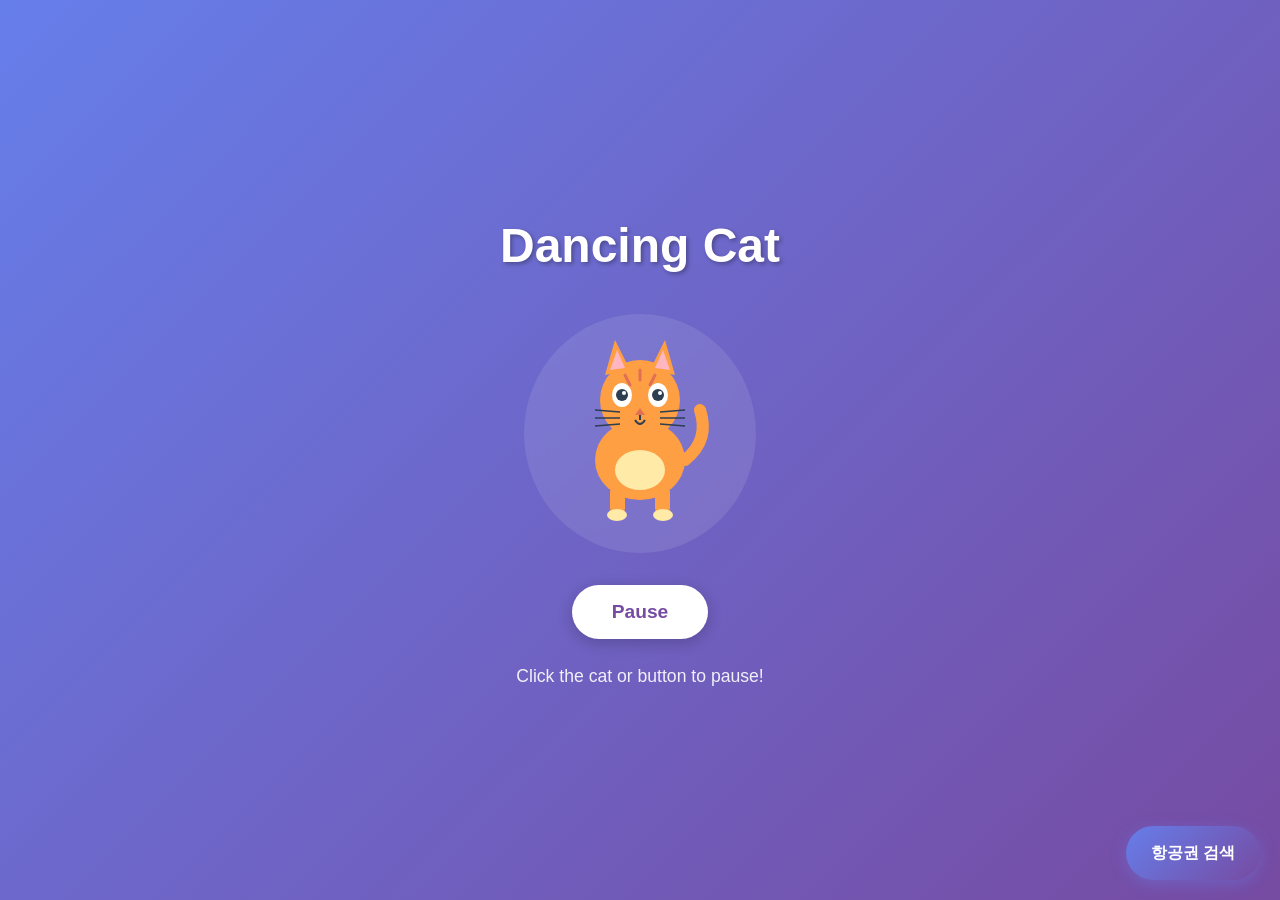
<file: index.html>
<!doctype html>
<html lang="en">
  <head>
    <meta charset="UTF-8" />
    <link rel="icon" type="image/svg+xml" href="./vite.svg" />
    <meta name="viewport" content="width=device-width, initial-scale=1.0" />
    <title>cat-dancing-page</title>
    <script type="module" crossorigin src="./assets/index-ixXUk31L.js"></script>
    <link rel="stylesheet" crossorigin href="./assets/index-Dw8UFOWf.css">
  </head>
  <body>
    <div id="root"></div>
    <div style="position: fixed; bottom: 20px; right: 20px; z-index: 9999;">
      <a href="./flight-search.html" style="display: inline-block; padding: 15px 25px; background: linear-gradient(135deg, #667eea 0%, #764ba2 100%); color: white; text-decoration: none; border-radius: 30px; font-family: -apple-system, BlinkMacSystemFont, sans-serif; font-weight: 600; box-shadow: 0 4px 15px rgba(102, 126, 234, 0.4);">
        항공권 검색
      </a>
    </div>
  </body>
</html>
</file>
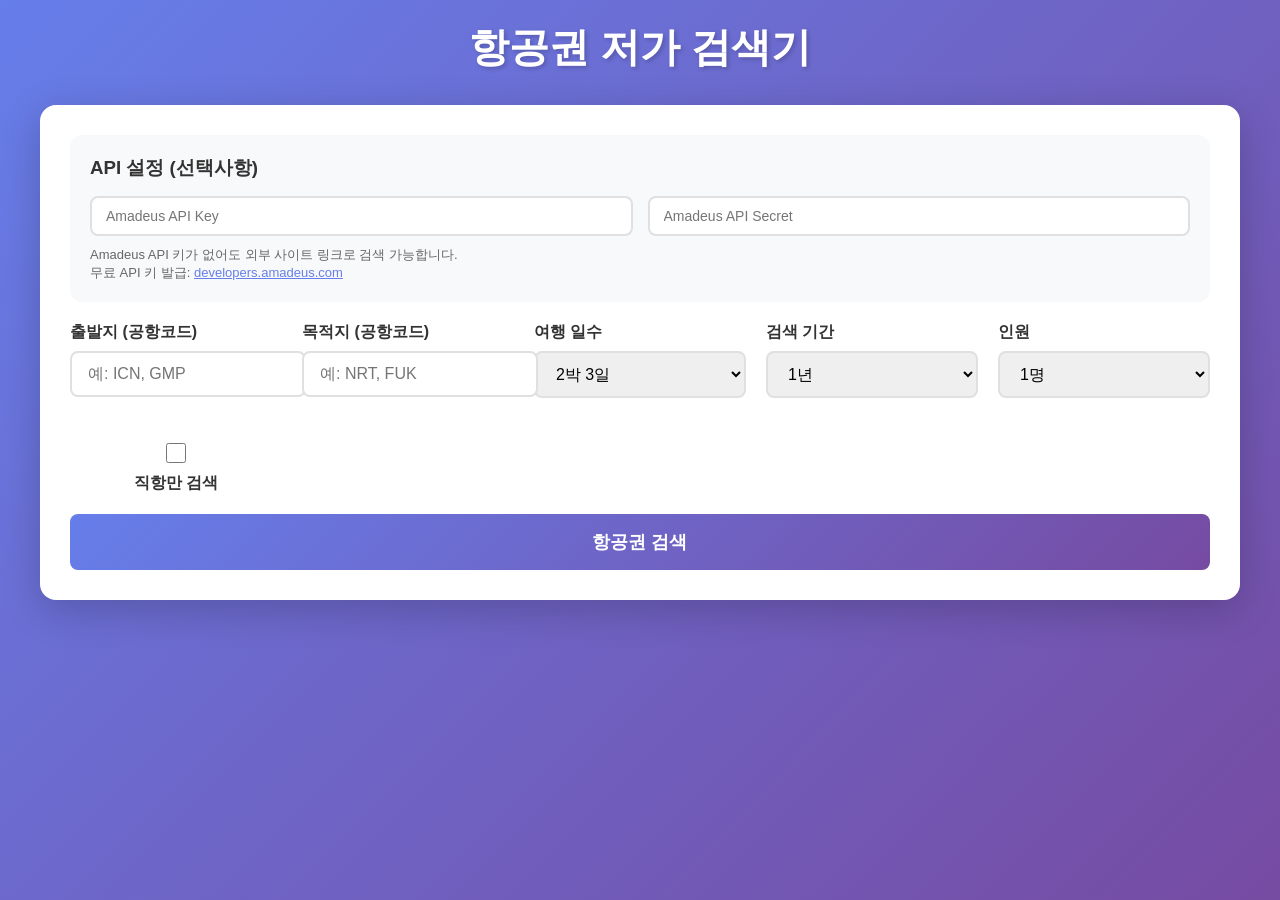
<file: flight-search.html>
<!DOCTYPE html>
<html lang="ko">
<head>
    <meta charset="UTF-8">
    <meta name="viewport" content="width=device-width, initial-scale=1.0">
    <title>항공권 가격 검색기</title>
    <style>
        * {
            margin: 0;
            padding: 0;
            box-sizing: border-box;
        }

        body {
            font-family: -apple-system, BlinkMacSystemFont, 'Segoe UI', Roboto, 'Helvetica Neue', Arial, sans-serif;
            background: linear-gradient(135deg, #667eea 0%, #764ba2 100%);
            min-height: 100vh;
            padding: 20px;
        }

        .container {
            max-width: 1200px;
            margin: 0 auto;
        }

        h1 {
            color: white;
            text-align: center;
            margin-bottom: 30px;
            font-size: 2.5rem;
            text-shadow: 2px 2px 4px rgba(0,0,0,0.2);
        }

        .search-card {
            background: white;
            border-radius: 16px;
            padding: 30px;
            box-shadow: 0 10px 40px rgba(0,0,0,0.2);
            margin-bottom: 30px;
        }

        .form-grid {
            display: grid;
            grid-template-columns: repeat(auto-fit, minmax(200px, 1fr));
            gap: 20px;
            margin-bottom: 20px;
        }

        .form-group {
            display: flex;
            flex-direction: column;
        }

        .form-group label {
            font-weight: 600;
            margin-bottom: 8px;
            color: #333;
        }

        .form-group input,
        .form-group select {
            padding: 12px 16px;
            border: 2px solid #e0e0e0;
            border-radius: 8px;
            font-size: 16px;
            transition: border-color 0.3s;
        }

        .form-group input:focus,
        .form-group select:focus {
            outline: none;
            border-color: #667eea;
        }

        .checkbox-group {
            display: flex;
            align-items: center;
            gap: 10px;
            margin-top: 25px;
        }

        .checkbox-group input[type="checkbox"] {
            width: 20px;
            height: 20px;
            cursor: pointer;
        }

        .btn-search {
            width: 100%;
            padding: 16px;
            background: linear-gradient(135deg, #667eea 0%, #764ba2 100%);
            color: white;
            border: none;
            border-radius: 8px;
            font-size: 18px;
            font-weight: 600;
            cursor: pointer;
            transition: transform 0.2s, box-shadow 0.2s;
        }

        .btn-search:hover {
            transform: translateY(-2px);
            box-shadow: 0 5px 20px rgba(102, 126, 234, 0.4);
        }

        .btn-search:disabled {
            background: #ccc;
            cursor: not-allowed;
            transform: none;
            box-shadow: none;
        }

        .api-section {
            background: #f8f9fa;
            border-radius: 12px;
            padding: 20px;
            margin-bottom: 20px;
        }

        .api-section h3 {
            color: #333;
            margin-bottom: 15px;
        }

        .api-inputs {
            display: grid;
            grid-template-columns: 1fr 1fr;
            gap: 15px;
        }

        .api-inputs input {
            padding: 10px 14px;
            border: 2px solid #e0e0e0;
            border-radius: 8px;
            font-size: 14px;
        }

        .api-note {
            font-size: 13px;
            color: #666;
            margin-top: 10px;
        }

        .api-note a {
            color: #667eea;
        }

        .quick-links {
            display: flex;
            gap: 10px;
            margin-top: 20px;
            flex-wrap: wrap;
        }

        .quick-link {
            padding: 10px 20px;
            border-radius: 8px;
            text-decoration: none;
            font-weight: 500;
            transition: transform 0.2s;
        }

        .quick-link:hover {
            transform: translateY(-2px);
        }

        .quick-link.naver {
            background: #03C75A;
            color: white;
        }

        .quick-link.skyscanner {
            background: #0770e3;
            color: white;
        }

        .quick-link.google {
            background: #4285f4;
            color: white;
        }

        /* 가격 비교 섹션 스타일 */
        .price-compare-section {
            background: linear-gradient(135deg, #f8f9fa 0%, #e9ecef 100%);
            border-radius: 12px;
            padding: 25px;
            margin-top: 25px;
            border: 2px dashed #667eea;
        }

        .price-compare-section h3 {
            color: #333;
            margin-bottom: 15px;
            display: flex;
            align-items: center;
            gap: 10px;
        }

        .price-compare-section h3::before {
            content: "📅";
        }

        .price-compare-desc {
            color: #666;
            font-size: 14px;
            margin-bottom: 20px;
            line-height: 1.6;
        }

        .calendar-links {
            display: grid;
            grid-template-columns: repeat(auto-fit, minmax(280px, 1fr));
            gap: 15px;
        }

        .calendar-link-card {
            background: white;
            border-radius: 10px;
            padding: 20px;
            box-shadow: 0 2px 8px rgba(0,0,0,0.08);
            transition: transform 0.2s, box-shadow 0.2s;
            text-decoration: none;
            display: block;
        }

        .calendar-link-card:hover {
            transform: translateY(-3px);
            box-shadow: 0 6px 20px rgba(0,0,0,0.15);
        }

        .calendar-link-card .site-name {
            font-weight: 700;
            font-size: 16px;
            margin-bottom: 8px;
            display: flex;
            align-items: center;
            gap: 8px;
        }

        .calendar-link-card.skyscanner .site-name {
            color: #0770e3;
        }

        .calendar-link-card.google .site-name {
            color: #4285f4;
        }

        .calendar-link-card.naver .site-name {
            color: #03C75A;
        }

        .calendar-link-card .feature {
            font-size: 13px;
            color: #888;
            margin-bottom: 5px;
        }

        .calendar-link-card .feature-highlight {
            font-size: 14px;
            color: #333;
            font-weight: 500;
        }

        .calendar-link-card .arrow {
            float: right;
            color: #667eea;
            font-size: 20px;
        }

        /* 월별 차트 스타일 */
        .monthly-chart-section {
            margin-top: 25px;
            padding: 20px;
            background: #f8f9fa;
            border-radius: 12px;
        }

        .monthly-chart-section h3 {
            margin-bottom: 20px;
            color: #333;
        }

        .monthly-chart {
            display: flex;
            align-items: flex-end;
            gap: 8px;
            height: 200px;
            padding: 20px 0;
            overflow-x: auto;
        }

        .month-bar {
            flex: 1;
            min-width: 50px;
            display: flex;
            flex-direction: column;
            align-items: center;
            cursor: pointer;
            transition: transform 0.2s;
        }

        .month-bar:hover {
            transform: scale(1.05);
        }

        .month-bar .bar {
            width: 100%;
            max-width: 40px;
            background: linear-gradient(180deg, #667eea 0%, #764ba2 100%);
            border-radius: 4px 4px 0 0;
            transition: background 0.3s;
            position: relative;
        }

        .month-bar.cheapest .bar {
            background: linear-gradient(180deg, #28a745 0%, #20c997 100%);
        }

        .month-bar .price-label {
            font-size: 11px;
            color: #333;
            font-weight: 600;
            margin-bottom: 5px;
            white-space: nowrap;
        }

        .month-bar .month-label {
            font-size: 12px;
            color: #666;
            margin-top: 8px;
        }

        .chart-legend {
            display: flex;
            justify-content: center;
            gap: 20px;
            margin-top: 15px;
            font-size: 13px;
        }

        .chart-legend span {
            display: flex;
            align-items: center;
            gap: 5px;
        }

        .chart-legend .dot {
            width: 12px;
            height: 12px;
            border-radius: 3px;
        }

        .chart-legend .dot.normal {
            background: linear-gradient(180deg, #667eea 0%, #764ba2 100%);
        }

        .chart-legend .dot.cheapest {
            background: linear-gradient(180deg, #28a745 0%, #20c997 100%);
        }

        .results-card {
            background: white;
            border-radius: 16px;
            padding: 30px;
            box-shadow: 0 10px 40px rgba(0,0,0,0.2);
        }

        .results-header {
            display: flex;
            justify-content: space-between;
            align-items: center;
            margin-bottom: 20px;
            flex-wrap: wrap;
            gap: 15px;
        }

        .results-header h2 {
            color: #333;
        }

        .sort-filter {
            display: flex;
            gap: 10px;
        }

        .sort-filter select {
            padding: 8px 12px;
            border: 2px solid #e0e0e0;
            border-radius: 8px;
            font-size: 14px;
        }

        .loading {
            text-align: center;
            padding: 40px;
            color: #666;
        }

        .spinner {
            width: 50px;
            height: 50px;
            border: 4px solid #f3f3f3;
            border-top: 4px solid #667eea;
            border-radius: 50%;
            animation: spin 1s linear infinite;
            margin: 0 auto 20px;
        }

        @keyframes spin {
            0% { transform: rotate(0deg); }
            100% { transform: rotate(360deg); }
        }

        .results-table {
            width: 100%;
            border-collapse: collapse;
        }

        .results-table th,
        .results-table td {
            padding: 15px;
            text-align: left;
            border-bottom: 1px solid #eee;
        }

        .results-table th {
            background: #f8f9fa;
            font-weight: 600;
            color: #333;
        }

        .results-table tr:hover {
            background: #f8f9fa;
        }

        .price {
            font-weight: 700;
            color: #667eea;
            font-size: 1.1em;
        }

        .price.cheap {
            color: #28a745;
        }

        .direct-badge {
            display: inline-block;
            padding: 4px 8px;
            background: #28a745;
            color: white;
            border-radius: 4px;
            font-size: 12px;
            font-weight: 600;
        }

        .layover-badge {
            display: inline-block;
            padding: 4px 8px;
            background: #ffc107;
            color: #333;
            border-radius: 4px;
            font-size: 12px;
            font-weight: 600;
        }

        .book-btn {
            padding: 8px 16px;
            background: #667eea;
            color: white;
            border: none;
            border-radius: 6px;
            cursor: pointer;
            font-size: 14px;
            text-decoration: none;
            display: inline-block;
        }

        .book-btn:hover {
            background: #5a6fd6;
        }

        .no-results {
            text-align: center;
            padding: 40px;
            color: #666;
        }

        .progress-bar {
            width: 100%;
            height: 8px;
            background: #e0e0e0;
            border-radius: 4px;
            margin-bottom: 20px;
            overflow: hidden;
        }

        .progress-bar-fill {
            height: 100%;
            background: linear-gradient(135deg, #667eea 0%, #764ba2 100%);
            transition: width 0.3s;
        }

        .stats {
            display: grid;
            grid-template-columns: repeat(auto-fit, minmax(150px, 1fr));
            gap: 15px;
            margin-bottom: 20px;
        }

        .stat-box {
            background: #f8f9fa;
            padding: 15px;
            border-radius: 8px;
            text-align: center;
        }

        .stat-box .value {
            font-size: 1.5em;
            font-weight: 700;
            color: #667eea;
        }

        .stat-box .label {
            font-size: 0.9em;
            color: #666;
        }

        .error-message {
            background: #fee;
            color: #c00;
            padding: 15px;
            border-radius: 8px;
            margin-bottom: 20px;
        }

        .airport-suggestion {
            position: absolute;
            background: white;
            border: 1px solid #ddd;
            border-radius: 8px;
            max-height: 200px;
            overflow-y: auto;
            z-index: 100;
            box-shadow: 0 4px 12px rgba(0,0,0,0.15);
        }

        .airport-suggestion-item {
            padding: 10px 15px;
            cursor: pointer;
            border-bottom: 1px solid #eee;
        }

        .airport-suggestion-item:hover {
            background: #f0f0f0;
        }

        .airport-suggestion-item:last-child {
            border-bottom: none;
        }

        .input-wrapper {
            position: relative;
        }

        @media (max-width: 768px) {
            h1 {
                font-size: 1.8rem;
            }
            .form-grid {
                grid-template-columns: 1fr;
            }
            .api-inputs {
                grid-template-columns: 1fr;
            }
            .results-table {
                font-size: 14px;
            }
            .results-table th,
            .results-table td {
                padding: 10px;
            }
        }
    </style>
</head>
<body>
    <div class="container">
        <h1>항공권 저가 검색기</h1>

        <div class="search-card">
            <div class="api-section">
                <h3>API 설정 (선택사항)</h3>
                <div class="api-inputs">
                    <input type="text" id="apiKey" placeholder="Amadeus API Key">
                    <input type="text" id="apiSecret" placeholder="Amadeus API Secret">
                </div>
                <p class="api-note">
                    Amadeus API 키가 없어도 외부 사이트 링크로 검색 가능합니다.<br>
                    무료 API 키 발급: <a href="https://developers.amadeus.com/" target="_blank">developers.amadeus.com</a>
                </p>
            </div>

            <div class="form-grid">
                <div class="form-group">
                    <label for="origin">출발지 (공항코드)</label>
                    <div class="input-wrapper">
                        <input type="text" id="origin" placeholder="예: ICN, GMP" maxlength="3" style="text-transform: uppercase;">
                    </div>
                </div>

                <div class="form-group">
                    <label for="destination">목적지 (공항코드)</label>
                    <div class="input-wrapper">
                        <input type="text" id="destination" placeholder="예: NRT, FUK" maxlength="3" style="text-transform: uppercase;">
                    </div>
                </div>

                <div class="form-group">
                    <label for="tripDays">여행 일수</label>
                    <select id="tripDays">
                        <option value="2">1박 2일</option>
                        <option value="3" selected>2박 3일</option>
                        <option value="4">3박 4일</option>
                        <option value="5">4박 5일</option>
                        <option value="6">5박 6일</option>
                        <option value="7">6박 7일</option>
                        <option value="8">7박 8일</option>
                        <option value="10">9박 10일</option>
                        <option value="14">13박 14일</option>
                    </select>
                </div>

                <div class="form-group">
                    <label for="searchRange">검색 기간</label>
                    <select id="searchRange">
                        <option value="1">1개월</option>
                        <option value="3">3개월</option>
                        <option value="6">6개월</option>
                        <option value="12" selected>1년</option>
                    </select>
                </div>

                <div class="form-group">
                    <label for="passengers">인원</label>
                    <select id="passengers">
                        <option value="1" selected>1명</option>
                        <option value="2">2명</option>
                        <option value="3">3명</option>
                        <option value="4">4명</option>
                    </select>
                </div>

                <div class="form-group checkbox-group">
                    <input type="checkbox" id="directOnly">
                    <label for="directOnly" style="margin-bottom: 0;">직항만 검색</label>
                </div>
            </div>

            <button class="btn-search" id="searchBtn" onclick="startSearch()">
                항공권 검색
            </button>

            <div class="quick-links" id="quickLinks" style="display: none;">
                <a href="#" class="quick-link naver" id="naverLink" target="_blank">네이버 항공권</a>
                <a href="#" class="quick-link skyscanner" id="skyscannerLink" target="_blank">스카이스캐너</a>
                <a href="#" class="quick-link google" id="googleLink" target="_blank">구글 플라이트</a>
            </div>

            <!-- 1년치 가격 비교 섹션 -->
            <div class="price-compare-section" id="priceCompareSection" style="display: none;">
                <h3>1년치 저가 항공권 찾기</h3>
                <p class="price-compare-desc">
                    각 사이트에서 <strong>월별 가격 캘린더</strong>를 확인하여 1년 중 가장 저렴한 날짜를 찾아보세요.<br>
                    아래 링크를 클릭하면 해당 사이트의 가격 비교 페이지로 이동합니다.
                </p>
                <div class="calendar-links">
                    <a href="#" class="calendar-link-card skyscanner" id="skyscannerCalendarLink" target="_blank">
                        <span class="arrow">→</span>
                        <div class="site-name">스카이스캐너 가격 캘린더</div>
                        <div class="feature">전체 월 검색 지원</div>
                        <div class="feature-highlight">월별 최저가를 한눈에 비교</div>
                    </a>
                    <a href="#" class="calendar-link-card google" id="googleCalendarLink" target="_blank">
                        <span class="arrow">→</span>
                        <div class="site-name">구글 플라이트 가격 그래프</div>
                        <div class="feature">유연한 날짜 검색</div>
                        <div class="feature-highlight">가격 추이 그래프로 최저가 확인</div>
                    </a>
                    <a href="#" class="calendar-link-card naver" id="naverCalendarLink" target="_blank">
                        <span class="arrow">→</span>
                        <div class="site-name">네이버 항공권 캘린더</div>
                        <div class="feature">국내 최대 항공권 비교</div>
                        <div class="feature-highlight">달력에서 날짜별 가격 확인</div>
                    </a>
                </div>
            </div>
        </div>

        <div class="results-card" id="resultsCard" style="display: none;">
            <div class="results-header">
                <h2>검색 결과</h2>
                <div class="sort-filter">
                    <select id="sortBy" onchange="sortResults()">
                        <option value="price">가격순</option>
                        <option value="date">날짜순</option>
                        <option value="duration">비행시간순</option>
                    </select>
                    <select id="filterStops" onchange="filterResults()">
                        <option value="all">전체</option>
                        <option value="direct">직항만</option>
                        <option value="layover">경유만</option>
                    </select>
                </div>
            </div>

            <div class="progress-bar" id="progressBar" style="display: none;">
                <div class="progress-bar-fill" id="progressFill" style="width: 0%"></div>
            </div>

            <div class="stats" id="stats" style="display: none;">
                <div class="stat-box">
                    <div class="value" id="statMin">-</div>
                    <div class="label">최저가</div>
                </div>
                <div class="stat-box">
                    <div class="value" id="statAvg">-</div>
                    <div class="label">평균가</div>
                </div>
                <div class="stat-box">
                    <div class="value" id="statCount">-</div>
                    <div class="label">검색 결과</div>
                </div>
                <div class="stat-box">
                    <div class="value" id="statBestDate">-</div>
                    <div class="label">최저가 출발일</div>
                </div>
            </div>

            <!-- 월별 최저가 차트 -->
            <div class="monthly-chart-section" id="monthlyChartSection" style="display: none;">
                <h3>월별 최저가 비교</h3>
                <div class="monthly-chart" id="monthlyChart"></div>
                <div class="chart-legend">
                    <span><div class="dot normal"></div> 일반</span>
                    <span><div class="dot cheapest"></div> 최저가 월</span>
                </div>
            </div>

            <div id="resultsContent">
                <!-- Results will be inserted here -->
            </div>
        </div>
    </div>

    <script>
        // 주요 공항 코드 목록
        const airports = {
            // 한국
            'ICN': '인천',
            'GMP': '김포',
            'PUS': '부산 김해',
            'CJU': '제주',
            'TAE': '대구',
            // 일본
            'NRT': '도쿄 나리타',
            'HND': '도쿄 하네다',
            'KIX': '오사카 간사이',
            'FUK': '후쿠오카',
            'CTS': '삿포로',
            'OKA': '오키나와',
            // 중국
            'PVG': '상하이 푸동',
            'PEK': '베이징',
            'HKG': '홍콩',
            // 동남아
            'BKK': '방콕',
            'SGN': '호치민',
            'HAN': '하노이',
            'DPS': '발리',
            'MNL': '마닐라',
            'SIN': '싱가포르',
            'KUL': '쿠알라룸푸르',
            // 미주
            'LAX': '로스앤젤레스',
            'JFK': '뉴욕 JFK',
            'SFO': '샌프란시스코',
            // 유럽
            'CDG': '파리',
            'LHR': '런던 히드로',
            'FCO': '로마',
            // 오세아니아
            'SYD': '시드니',
        };

        let allResults = [];
        let accessToken = null;

        // 입력 필드 자동 대문자 변환
        document.getElementById('origin').addEventListener('input', function() {
            this.value = this.value.toUpperCase();
            updateQuickLinks();
        });

        document.getElementById('destination').addEventListener('input', function() {
            this.value = this.value.toUpperCase();
            updateQuickLinks();
        });

        // 검색 조건 변경 시 링크 업데이트
        ['tripDays', 'passengers', 'directOnly'].forEach(id => {
            document.getElementById(id).addEventListener('change', updateQuickLinks);
        });

        function updateQuickLinks() {
            const origin = document.getElementById('origin').value.trim();
            const destination = document.getElementById('destination').value.trim();

            if (origin.length === 3 && destination.length === 3) {
                document.getElementById('quickLinks').style.display = 'flex';
                document.getElementById('priceCompareSection').style.display = 'block';

                const tripDays = parseInt(document.getElementById('tripDays').value);
                const passengers = document.getElementById('passengers').value;
                const directOnly = document.getElementById('directOnly').checked;

                // 내일 날짜 계산
                const tomorrow = new Date();
                tomorrow.setDate(tomorrow.getDate() + 1);
                const departDate = formatDate(tomorrow);

                const returnDate = new Date(tomorrow);
                returnDate.setDate(returnDate.getDate() + tripDays - 1);
                const returnDateStr = formatDate(returnDate);

                // 네이버 항공권 링크
                const naverUrl = `https://flight.naver.com/flights/international/${origin}-${destination}-${departDate.replace(/-/g, '')}/${destination}-${origin}-${returnDateStr.replace(/-/g, '')}?adult=${passengers}&isDirect=${directOnly}`;
                document.getElementById('naverLink').href = naverUrl;

                // 스카이스캐너 링크
                const skyscannerUrl = `https://www.skyscanner.co.kr/transport/flights/${origin.toLowerCase()}/${destination.toLowerCase()}/${departDate.replace(/-/g, '').slice(2)}/${returnDateStr.replace(/-/g, '').slice(2)}/?adults=${passengers}&adultsv2=${passengers}&cabinclass=economy&children=0&childrenv2=&inboundaltsenabled=false&infants=0&outboundaltsenabled=false&preferdirects=${directOnly}&ref=home&rtn=1`;
                document.getElementById('skyscannerLink').href = skyscannerUrl;

                // 구글 플라이트 링크
                const googleUrl = `https://www.google.com/travel/flights?q=Flights%20to%20${destination}%20from%20${origin}%20on%20${departDate}%20through%20${returnDateStr}`;
                document.getElementById('googleLink').href = googleUrl;

                // === 1년치 가격 비교 링크 ===

                // 스카이스캐너 전체 월 캘린더 링크 (날짜 없이 조회하면 캘린더 뷰)
                const skyscannerCalendarUrl = `https://www.skyscanner.co.kr/transport/flights/${origin.toLowerCase()}/${destination.toLowerCase()}/?adults=${passengers}&adultsv2=${passengers}&cabinclass=economy&children=0&infants=0&preferdirects=${directOnly}&ref=home&rtn=1&oym=${getYearMonth(0)}&iym=${getYearMonth(0)}`;
                document.getElementById('skyscannerCalendarLink').href = skyscannerCalendarUrl;

                // 구글 플라이트 유연한 날짜 검색 (explore 모드)
                const googleCalendarUrl = `https://www.google.com/travel/explore?q=flights%20from%20${origin}%20to%20${destination}&curr=KRW&hl=ko`;
                document.getElementById('googleCalendarLink').href = googleCalendarUrl;

                // 네이버 항공권 캘린더 (기본 검색 페이지에서 캘린더 클릭 유도)
                const naverCalendarUrl = `https://flight.naver.com/flights/international/${origin}-${destination}?adult=${passengers}&isDirect=${directOnly}`;
                document.getElementById('naverCalendarLink').href = naverCalendarUrl;

            } else {
                document.getElementById('quickLinks').style.display = 'none';
                document.getElementById('priceCompareSection').style.display = 'none';
            }
        }

        // 년월 포맷 (YYYYMM)
        function getYearMonth(monthOffset) {
            const date = new Date();
            date.setMonth(date.getMonth() + monthOffset);
            const year = date.getFullYear();
            const month = String(date.getMonth() + 1).padStart(2, '0');
            return `${year}${month}`;
        }

        function formatDate(date) {
            return date.toISOString().split('T')[0];
        }

        async function getAccessToken(apiKey, apiSecret) {
            const response = await fetch('https://test.api.amadeus.com/v1/security/oauth2/token', {
                method: 'POST',
                headers: {
                    'Content-Type': 'application/x-www-form-urlencoded',
                },
                body: `grant_type=client_credentials&client_id=${apiKey}&client_secret=${apiSecret}`
            });

            if (!response.ok) {
                throw new Error('API 인증 실패. API 키를 확인해주세요.');
            }

            const data = await response.json();
            return data.access_token;
        }

        async function searchFlights(origin, destination, departDate, returnDate, passengers, directOnly) {
            const maxStops = directOnly ? 0 : undefined;

            let url = `https://test.api.amadeus.com/v2/shopping/flight-offers?originLocationCode=${origin}&destinationLocationCode=${destination}&departureDate=${departDate}&returnDate=${returnDate}&adults=${passengers}&currencyCode=KRW&max=10`;

            if (directOnly) {
                url += '&nonStop=true';
            }

            const response = await fetch(url, {
                headers: {
                    'Authorization': `Bearer ${accessToken}`
                }
            });

            if (!response.ok) {
                if (response.status === 401) {
                    throw new Error('토큰 만료');
                }
                return [];
            }

            const data = await response.json();
            return data.data || [];
        }

        async function startSearch() {
            const origin = document.getElementById('origin').value.trim().toUpperCase();
            const destination = document.getElementById('destination').value.trim().toUpperCase();
            const tripDays = parseInt(document.getElementById('tripDays').value);
            const searchRange = parseInt(document.getElementById('searchRange').value);
            const passengers = document.getElementById('passengers').value;
            const directOnly = document.getElementById('directOnly').checked;
            const apiKey = document.getElementById('apiKey').value.trim();
            const apiSecret = document.getElementById('apiSecret').value.trim();

            // 유효성 검사
            if (origin.length !== 3 || destination.length !== 3) {
                alert('출발지와 목적지 공항 코드를 정확히 입력해주세요. (예: ICN, NRT)');
                return;
            }

            // API 키가 없으면 외부 링크만 표시
            if (!apiKey || !apiSecret) {
                document.getElementById('resultsCard').style.display = 'block';
                document.getElementById('resultsContent').innerHTML = `
                    <div class="no-results">
                        <h3>API 키가 없습니다</h3>
                        <p style="margin-top: 15px;">Amadeus API 키 없이는 직접 검색이 불가능합니다.</p>
                        <p style="margin-top: 10px;">위의 <strong>네이버 항공권, 스카이스캐너, 구글 플라이트</strong> 링크를 이용해주세요.</p>
                        <p style="margin-top: 20px; font-size: 14px; color: #888;">
                            무료 API 키 발급: <a href="https://developers.amadeus.com/" target="_blank" style="color: #667eea;">developers.amadeus.com</a>
                        </p>
                    </div>
                `;
                updateQuickLinks();
                return;
            }

            // 검색 시작
            const searchBtn = document.getElementById('searchBtn');
            searchBtn.disabled = true;
            searchBtn.textContent = '검색 중...';

            document.getElementById('resultsCard').style.display = 'block';
            document.getElementById('progressBar').style.display = 'block';
            document.getElementById('stats').style.display = 'none';
            document.getElementById('resultsContent').innerHTML = `
                <div class="loading">
                    <div class="spinner"></div>
                    <p>항공권을 검색하고 있습니다...</p>
                    <p id="searchStatus" style="margin-top: 10px; color: #888;"></p>
                </div>
            `;

            allResults = [];

            try {
                // API 토큰 획득
                accessToken = await getAccessToken(apiKey, apiSecret);

                // 검색할 날짜 생성 (주 단위로 샘플링하여 API 호출 최소화)
                const dates = [];
                const startDate = new Date();
                startDate.setDate(startDate.getDate() + 7); // 일주일 후부터

                const endDate = new Date();
                endDate.setMonth(endDate.getMonth() + searchRange);

                // 매주 토요일 출발 기준으로 검색 (또는 7일 간격)
                let currentDate = new Date(startDate);
                while (currentDate <= endDate) {
                    dates.push(new Date(currentDate));
                    currentDate.setDate(currentDate.getDate() + 7);
                }

                // 진행률 업데이트하며 검색
                for (let i = 0; i < dates.length; i++) {
                    const departDate = formatDate(dates[i]);
                    const returnDate = new Date(dates[i]);
                    returnDate.setDate(returnDate.getDate() + tripDays - 1);
                    const returnDateStr = formatDate(returnDate);

                    document.getElementById('searchStatus').textContent =
                        `${departDate} 출발 검색 중... (${i + 1}/${dates.length})`;
                    document.getElementById('progressFill').style.width =
                        `${((i + 1) / dates.length) * 100}%`;

                    try {
                        const flights = await searchFlights(
                            origin, destination, departDate, returnDateStr, passengers, directOnly
                        );

                        flights.forEach(flight => {
                            allResults.push({
                                departDate,
                                returnDate: returnDateStr,
                                price: parseFloat(flight.price.total),
                                currency: flight.price.currency,
                                airline: flight.validatingAirlineCodes?.[0] || 'Unknown',
                                stops: flight.itineraries[0].segments.length - 1,
                                duration: flight.itineraries[0].duration,
                                raw: flight
                            });
                        });
                    } catch (e) {
                        console.error(`Error searching ${departDate}:`, e);
                        if (e.message === '토큰 만료') {
                            accessToken = await getAccessToken(apiKey, apiSecret);
                        }
                    }

                    // API 요청 제한을 위한 딜레이
                    await new Promise(resolve => setTimeout(resolve, 200));
                }

                // 결과 표시
                displayResults();

            } catch (error) {
                document.getElementById('resultsContent').innerHTML = `
                    <div class="error-message">
                        <strong>오류 발생:</strong> ${error.message}
                    </div>
                `;
            } finally {
                searchBtn.disabled = false;
                searchBtn.textContent = '항공권 검색';
                document.getElementById('progressBar').style.display = 'none';
            }
        }

        function displayResults() {
            if (allResults.length === 0) {
                document.getElementById('stats').style.display = 'none';
                document.getElementById('resultsContent').innerHTML = `
                    <div class="no-results">
                        <h3>검색 결과가 없습니다</h3>
                        <p style="margin-top: 15px;">조건을 변경하거나 외부 사이트에서 검색해보세요.</p>
                    </div>
                `;
                return;
            }

            // 정렬
            sortResults();
        }

        function sortResults() {
            const sortBy = document.getElementById('sortBy').value;
            const filterStops = document.getElementById('filterStops').value;

            let filtered = [...allResults];

            // 필터링
            if (filterStops === 'direct') {
                filtered = filtered.filter(r => r.stops === 0);
            } else if (filterStops === 'layover') {
                filtered = filtered.filter(r => r.stops > 0);
            }

            // 정렬
            if (sortBy === 'price') {
                filtered.sort((a, b) => a.price - b.price);
            } else if (sortBy === 'date') {
                filtered.sort((a, b) => new Date(a.departDate) - new Date(b.departDate));
            } else if (sortBy === 'duration') {
                filtered.sort((a, b) => {
                    const durationA = parseDuration(a.duration);
                    const durationB = parseDuration(b.duration);
                    return durationA - durationB;
                });
            }

            // 통계 업데이트
            if (filtered.length > 0) {
                const prices = filtered.map(r => r.price);
                const minPrice = Math.min(...prices);
                const avgPrice = prices.reduce((a, b) => a + b, 0) / prices.length;
                const cheapest = filtered.find(r => r.price === minPrice);

                document.getElementById('stats').style.display = 'grid';
                document.getElementById('statMin').textContent = formatPrice(minPrice) + '원';
                document.getElementById('statAvg').textContent = formatPrice(Math.round(avgPrice)) + '원';
                document.getElementById('statCount').textContent = filtered.length + '건';
                document.getElementById('statBestDate').textContent = cheapest.departDate;

                // 월별 차트 표시
                renderMonthlyChart(filtered);
            } else {
                document.getElementById('monthlyChartSection').style.display = 'none';
            }

            // 테이블 생성
            let html = `
                <table class="results-table">
                    <thead>
                        <tr>
                            <th>출발일</th>
                            <th>귀국일</th>
                            <th>항공사</th>
                            <th>경유</th>
                            <th>비행시간</th>
                            <th>가격</th>
                            <th>예약</th>
                        </tr>
                    </thead>
                    <tbody>
            `;

            const minPrice = Math.min(...filtered.map(r => r.price));

            filtered.slice(0, 50).forEach(result => {
                const priceClass = result.price === minPrice ? 'price cheap' : 'price';
                const stopsBadge = result.stops === 0
                    ? '<span class="direct-badge">직항</span>'
                    : `<span class="layover-badge">경유 ${result.stops}회</span>`;

                html += `
                    <tr>
                        <td>${result.departDate}</td>
                        <td>${result.returnDate}</td>
                        <td>${result.airline}</td>
                        <td>${stopsBadge}</td>
                        <td>${formatDuration(result.duration)}</td>
                        <td class="${priceClass}">${formatPrice(result.price)}원</td>
                        <td>
                            <a href="${generateBookingLink(result)}" target="_blank" class="book-btn">
                                예약
                            </a>
                        </td>
                    </tr>
                `;
            });

            html += '</tbody></table>';

            if (filtered.length > 50) {
                html += `<p style="text-align: center; margin-top: 20px; color: #666;">
                    상위 50개 결과만 표시됩니다. (전체 ${filtered.length}건)
                </p>`;
            }

            document.getElementById('resultsContent').innerHTML = html;
        }

        function filterResults() {
            sortResults();
        }

        function formatPrice(price) {
            return Math.round(price).toLocaleString('ko-KR');
        }

        function parseDuration(duration) {
            // PT2H30M 형식 파싱
            const match = duration.match(/PT(\d+)H(?:(\d+)M)?/);
            if (match) {
                const hours = parseInt(match[1]) || 0;
                const minutes = parseInt(match[2]) || 0;
                return hours * 60 + minutes;
            }
            return 0;
        }

        function formatDuration(duration) {
            const match = duration.match(/PT(\d+)H(?:(\d+)M)?/);
            if (match) {
                const hours = parseInt(match[1]) || 0;
                const minutes = parseInt(match[2]) || 0;
                return `${hours}시간 ${minutes}분`;
            }
            return duration;
        }

        function generateBookingLink(result) {
            const origin = document.getElementById('origin').value.trim().toUpperCase();
            const destination = document.getElementById('destination').value.trim().toUpperCase();

            // 스카이스캐너 링크 생성
            const departDate = result.departDate.replace(/-/g, '').slice(2);
            const returnDate = result.returnDate.replace(/-/g, '').slice(2);

            return `https://www.skyscanner.co.kr/transport/flights/${origin.toLowerCase()}/${destination.toLowerCase()}/${departDate}/${returnDate}/`;
        }

        // 월별 최저가 차트 렌더링
        function renderMonthlyChart(results) {
            // 월별로 그룹화
            const monthlyData = {};
            const monthNames = ['1월', '2월', '3월', '4월', '5월', '6월', '7월', '8월', '9월', '10월', '11월', '12월'];

            results.forEach(result => {
                const date = new Date(result.departDate);
                const monthKey = `${date.getFullYear()}-${String(date.getMonth() + 1).padStart(2, '0')}`;

                if (!monthlyData[monthKey]) {
                    monthlyData[monthKey] = {
                        prices: [],
                        year: date.getFullYear(),
                        month: date.getMonth(),
                        bestResult: result
                    };
                }

                monthlyData[monthKey].prices.push(result.price);

                // 해당 월의 최저가 결과 저장
                if (result.price < monthlyData[monthKey].bestResult.price) {
                    monthlyData[monthKey].bestResult = result;
                }
            });

            // 월별 최저가 계산
            const months = Object.keys(monthlyData).sort();
            const monthlyMinPrices = months.map(key => ({
                key,
                minPrice: Math.min(...monthlyData[key].prices),
                year: monthlyData[key].year,
                month: monthlyData[key].month,
                bestResult: monthlyData[key].bestResult
            }));

            if (monthlyMinPrices.length === 0) {
                document.getElementById('monthlyChartSection').style.display = 'none';
                return;
            }

            // 차트 높이 계산을 위한 최대/최소값
            const allMinPrices = monthlyMinPrices.map(m => m.minPrice);
            const overallMin = Math.min(...allMinPrices);
            const overallMax = Math.max(...allMinPrices);
            const priceRange = overallMax - overallMin || 1;

            // 차트 HTML 생성
            let chartHtml = '';
            monthlyMinPrices.forEach(monthData => {
                const isCheapest = monthData.minPrice === overallMin;
                const barHeight = 30 + ((monthData.minPrice - overallMin) / priceRange) * 120;
                // 최저가가 가장 낮은 막대가 되도록 역으로 계산
                const invertedHeight = 150 - barHeight + 30;
                const monthLabel = `${monthData.year.toString().slice(2)}년 ${monthNames[monthData.month]}`;

                chartHtml += `
                    <div class="month-bar ${isCheapest ? 'cheapest' : ''}"
                         onclick="scrollToDate('${monthData.bestResult.departDate}')"
                         title="${monthData.bestResult.departDate} 출발 - ${formatPrice(monthData.minPrice)}원">
                        <div class="price-label">${formatPriceShort(monthData.minPrice)}</div>
                        <div class="bar" style="height: ${invertedHeight}px;"></div>
                        <div class="month-label">${monthNames[monthData.month]}</div>
                    </div>
                `;
            });

            document.getElementById('monthlyChart').innerHTML = chartHtml;
            document.getElementById('monthlyChartSection').style.display = 'block';
        }

        // 가격 짧게 포맷 (만 단위)
        function formatPriceShort(price) {
            if (price >= 10000) {
                return Math.round(price / 10000) + '만';
            }
            return formatPrice(price);
        }

        // 해당 날짜로 스크롤
        function scrollToDate(date) {
            const rows = document.querySelectorAll('.results-table tbody tr');
            for (let row of rows) {
                if (row.cells[0].textContent === date) {
                    row.scrollIntoView({ behavior: 'smooth', block: 'center' });
                    row.style.backgroundColor = '#fff3cd';
                    setTimeout(() => {
                        row.style.backgroundColor = '';
                    }, 2000);
                    break;
                }
            }
        }
    </script>
</body>
</html>
</file>
<file: assets/index-Dw8UFOWf.css>
*{margin:0;padding:0;box-sizing:border-box}:root{font-family:Segoe UI,Tahoma,Geneva,Verdana,sans-serif;line-height:1.5;font-weight:400}body{min-height:100vh;background:linear-gradient(135deg,#667eea,#764ba2);display:flex;justify-content:center;align-items:center}#root{width:100%;display:flex;justify-content:center;align-items:center}@keyframes dance{0%,to{transform:translateY(0) rotate(0) scale(1)}10%{transform:translateY(-20px) rotate(-5deg) scale(1.05)}20%{transform:translateY(0) rotate(5deg) scale(1)}30%{transform:translateY(-15px) rotate(-3deg) scale(1.03)}40%{transform:translateY(0) rotate(3deg) scale(1)}50%{transform:translateY(-25px) rotate(0) scale(1.1)}60%{transform:translateY(0) rotate(-5deg) scale(1)}70%{transform:translateY(-10px) rotate(5deg) scale(1.02)}80%{transform:translateY(0) rotate(-3deg) scale(1)}90%{transform:translateY(-20px) rotate(3deg) scale(1.05)}}@keyframes tailWag{0%,to{transform:rotate(-10deg)}50%{transform:rotate(10deg)}}@keyframes earWiggle{0%,to{transform:rotate(0)}25%{transform:rotate(-5deg)}75%{transform:rotate(5deg)}}@keyframes eyeBlink{0%,45%,55%,to{transform:scaleY(1)}50%{transform:scaleY(.1)}}@keyframes bounce{0%,to{transform:translateY(0)}50%{transform:translateY(-10px)}}.dancing-cat{animation:dance 1s ease-in-out infinite;transform-origin:center bottom;will-change:transform}.dancing-cat.paused{animation-play-state:paused}.cat-tail{transform-origin:bottom center;animation:tailWag .3s ease-in-out infinite}.cat-ear{transform-origin:bottom center;animation:earWiggle .5s ease-in-out infinite}.cat-eye{animation:eyeBlink 3s ease-in-out infinite}.dancing-cat-container{display:flex;flex-direction:column;align-items:center;justify-content:center;padding:2rem;text-align:center}.title{color:#fff;font-size:3rem;margin-bottom:2rem;text-shadow:2px 2px 4px rgba(0,0,0,.3)}.dancing-cat{cursor:pointer;padding:1rem;border-radius:50%;background:#ffffff1a;-webkit-backdrop-filter:blur(10px);backdrop-filter:blur(10px);transition:background .3s ease}.dancing-cat:hover{background:#fff3}.dancing-cat:focus{outline:3px solid white;outline-offset:5px}.controls{margin-top:2rem}.control-button{padding:1rem 2.5rem;font-size:1.2rem;font-weight:700;color:#764ba2;background:#fff;border:none;border-radius:50px;cursor:pointer;transition:all .3s ease;box-shadow:0 4px 15px #0003}.control-button:hover{transform:translateY(-3px);box-shadow:0 6px 20px #0000004d}.control-button:active{transform:translateY(-1px)}.instruction{margin-top:1.5rem;color:#ffffffe6;font-size:1.1rem}@media(max-width:768px){.title{font-size:2rem}.dancing-cat svg{width:150px;height:150px}.control-button{padding:.8rem 2rem;font-size:1rem}}@media(max-width:480px){.dancing-cat-container{padding:1rem}.title{font-size:1.5rem;margin-bottom:1rem}.dancing-cat svg{width:120px;height:120px}.control-button{padding:.7rem 1.5rem;font-size:.9rem}.instruction{font-size:.9rem}}
</file>
